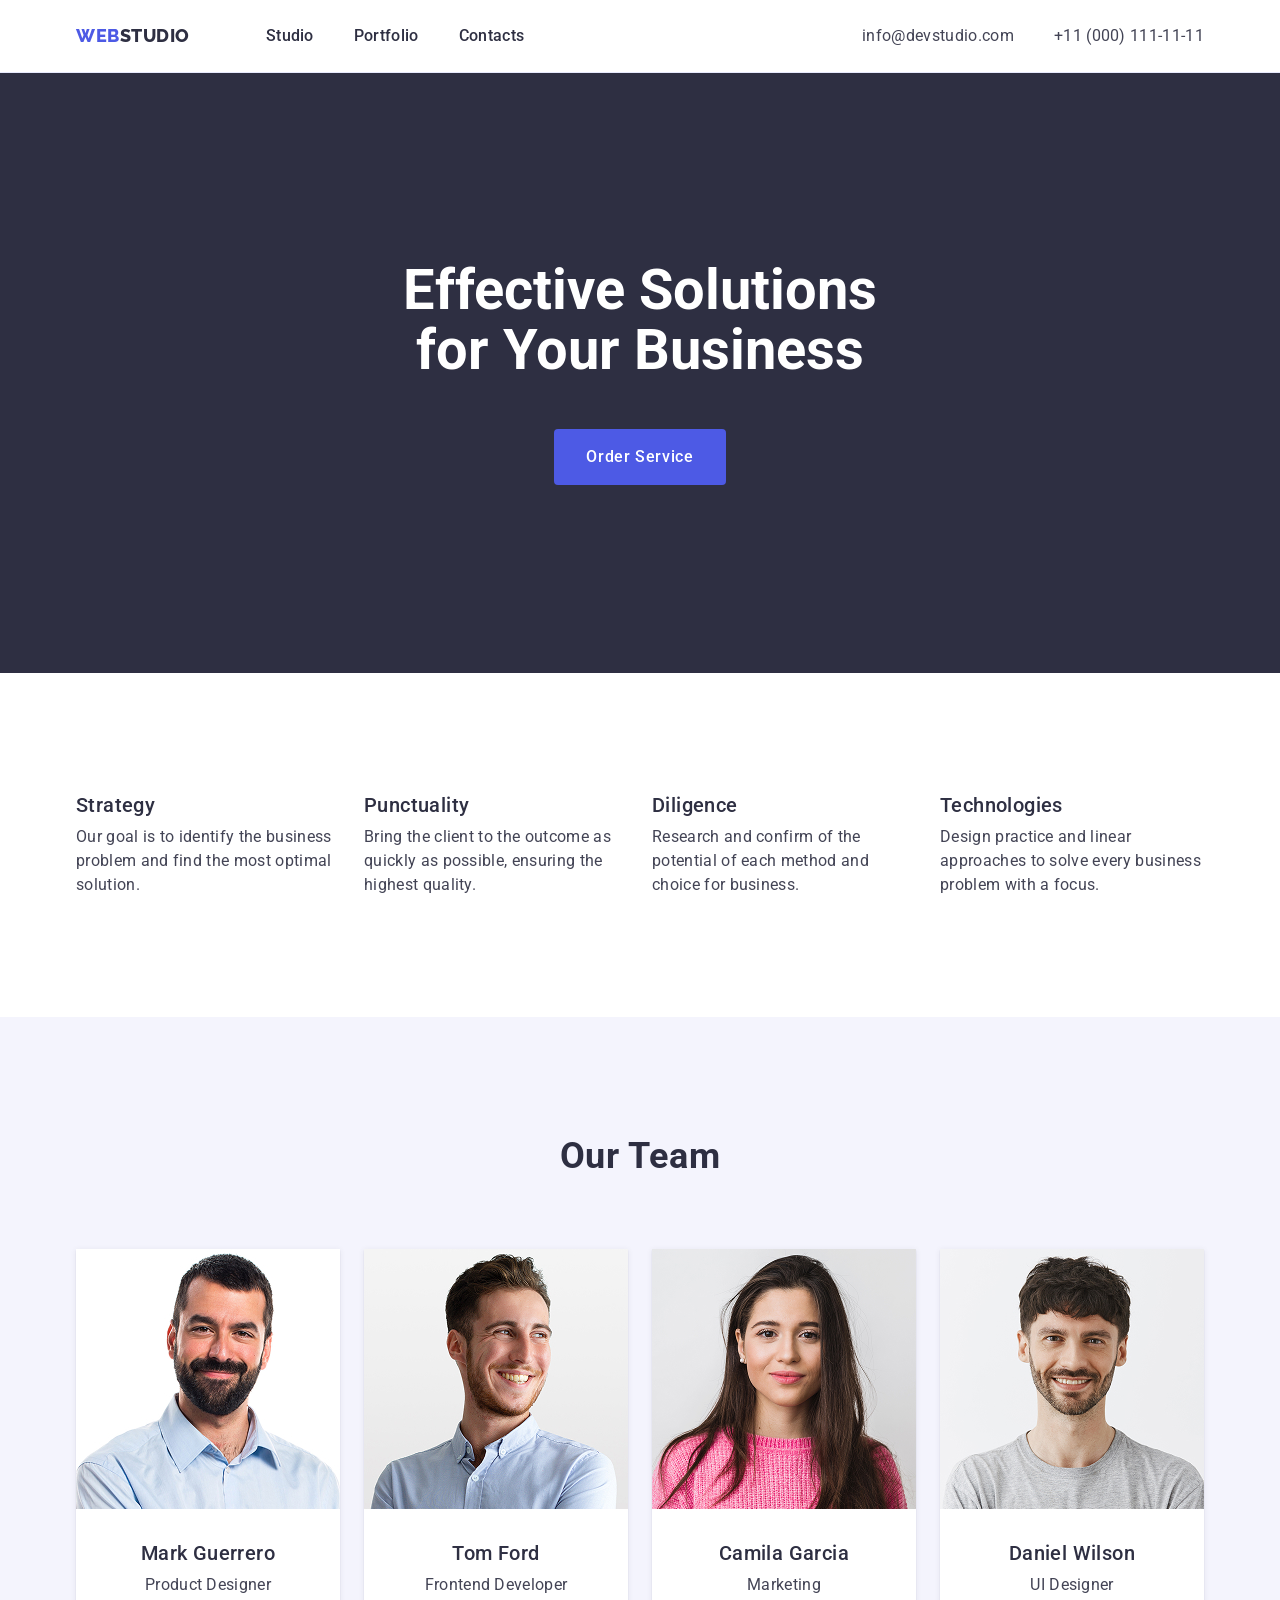
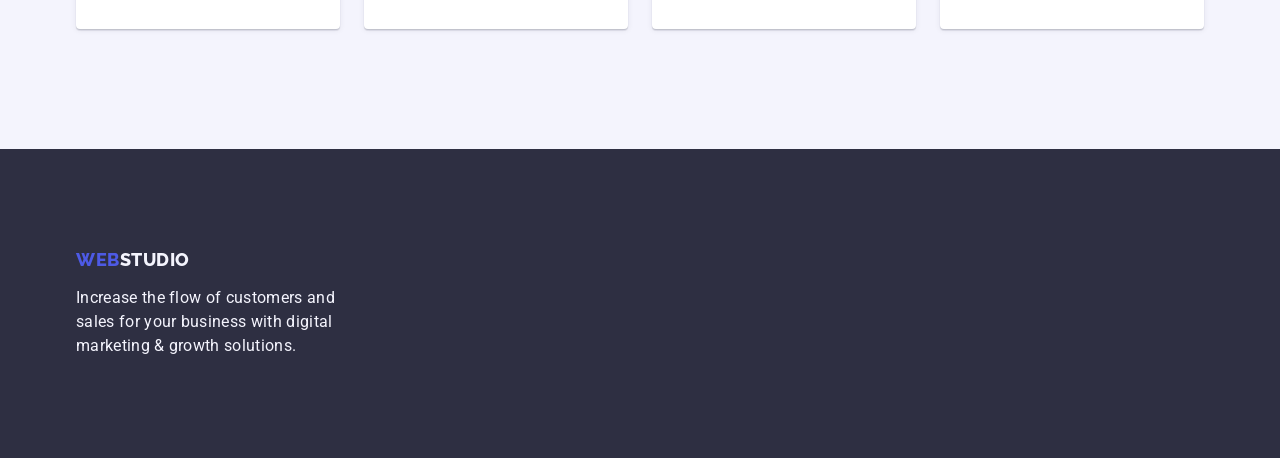
<file: index.html>
<!doctype html>
<html lang="en">
  <head>
    <meta charset="UTF-8" />
    <meta name="viewport" content="width=device-width, initial-scale=1.0" />
    <title>WebStudio</title>
    <link
      rel="stylesheet"
      href="https://cdnjs.cloudflare.com/ajax/libs/modern-normalize/2.0.0/modern-normalize.min.css"
    />
    <link rel="preconnect" href="https://fonts.googleapis.com" />
    <link rel="preconnect" href="https://fonts.gstatic.com" crossorigin />
    <link
      href="https://fonts.googleapis.com/css2?family=Raleway:wght@800&family=Roboto:wght@400;500;700&display=swap"
      rel="stylesheet"
    />
    <link rel="stylesheet" href="./css/styles.css" />
  </head>

  <body>
    <header class="page-header">
      <div class="container header-container">
        <nav class="page-navigation">
          <a href="./index.html" class="logo"
            >Web<span class="logo-studio">Studio</span></a
          >
          <ul class="nav-list">
            <li><a href="./index.html" class="nav-link">Studio</a></li>
            <li><a href="./portfolio.html" class="nav-link">Portfolio</a></li>
            <li><a href="" class="nav-link">Contacts</a></li>
          </ul>
        </nav>
        <address class="contacts">
          <ul class="contacts-list">
            <li>
              <a href="mailto:info@devstudio.com" class="contact-link"
                >info@devstudio.com</a
              >
            </li>
            <li>
              <a href="tel:+110001111111" class="contact-link"
                >+11 (000) 111-11-11</a
              >
            </li>
          </ul>
        </address>
      </div>
    </header>

    <main>
      <section class="hero">
        <div class="container">
          <h1 class="hero-title">Effective Solutions for Your Business</h1>
          <button type="button" class="hero-button">Order Service</button>
        </div>
      </section>

      <section class="section">
        <div class="container">
          <h2 class="visually-hidden">Features</h2>
          <ul class="features-list">
            <li class="features-item">
              <h3 class="features-subtitle">Strategy</h3>
              <p class="features-text">
                Our goal is to identify the business problem and find the most
                optimal solution.
              </p>
            </li>
            <li class="features-item">
              <h3 class="features-subtitle">Punctuality</h3>
              <p class="features-text">
                Bring the client to the outcome as quickly as possible, ensuring
                the highest quality.
              </p>
            </li>
            <li class="features-item">
              <h3 class="features-subtitle">Diligence</h3>
              <p class="features-text">
                Research and confirm of the potential of each method and choice
                for business.
              </p>
            </li>
            <li class="features-item">
              <h3 class="features-subtitle">Technologies</h3>
              <p class="features-text">
                Design practice and linear approaches to solve every business
                problem with a focus.
              </p>
            </li>
          </ul>
        </div>
      </section>

      <section class="section team-section">
        <div class="container">
          <h2 class="section-title">Our Team</h2>
          <ul class="team-list">
            <li class="team-item">
              <img
                src="./images/mark-guerrero.jpg"
                alt="Mark Guerrero"
                width="264"
                height="260"
              />
              <div class="team-card-content">
                <h3 class="team-name">Mark Guerrero</h3>
                <p class="team-position">Product Designer</p>
              </div>
            </li>
            <li class="team-item">
              <img
                src="./images/tom-ford.jpg"
                alt="Tom Ford"
                width="264"
                height="260"
              />
              <div class="team-card-content">
                <h3 class="team-name">Tom Ford</h3>
                <p class="team-position">Frontend Developer</p>
              </div>
            </li>
            <li class="team-item">
              <img
                src="./images/camila-garcia.jpg"
                alt="Camila Garcia"
                width="264"
                height="260"
              />
              <div class="team-card-content">
                <h3 class="team-name">Camila Garcia</h3>
                <p class="team-position">Marketing</p>
              </div>
            </li>
            <li class="team-item">
              <img
                src="./images/daniel-wilson.jpg"
                alt="Daniel Wilson"
                width="264"
                height="260"
              />
              <div class="team-card-content">
                <h3 class="team-name">Daniel Wilson</h3>
                <p class="team-position">UI Designer</p>
              </div>
            </li>
          </ul>
        </div>
      </section>
    </main>

    <footer class="page-footer">
      <div class="container">
        <a href="./index.html" class="logo footer-logo"
          >Web<span class="logo-studio-footer">Studio</span></a
        >
        <p class="footer-text">
          Increase the flow of customers and sales for your business with
          digital marketing & growth solutions.
        </p>
      </div>
    </footer>
  </body>
</html>
</file>
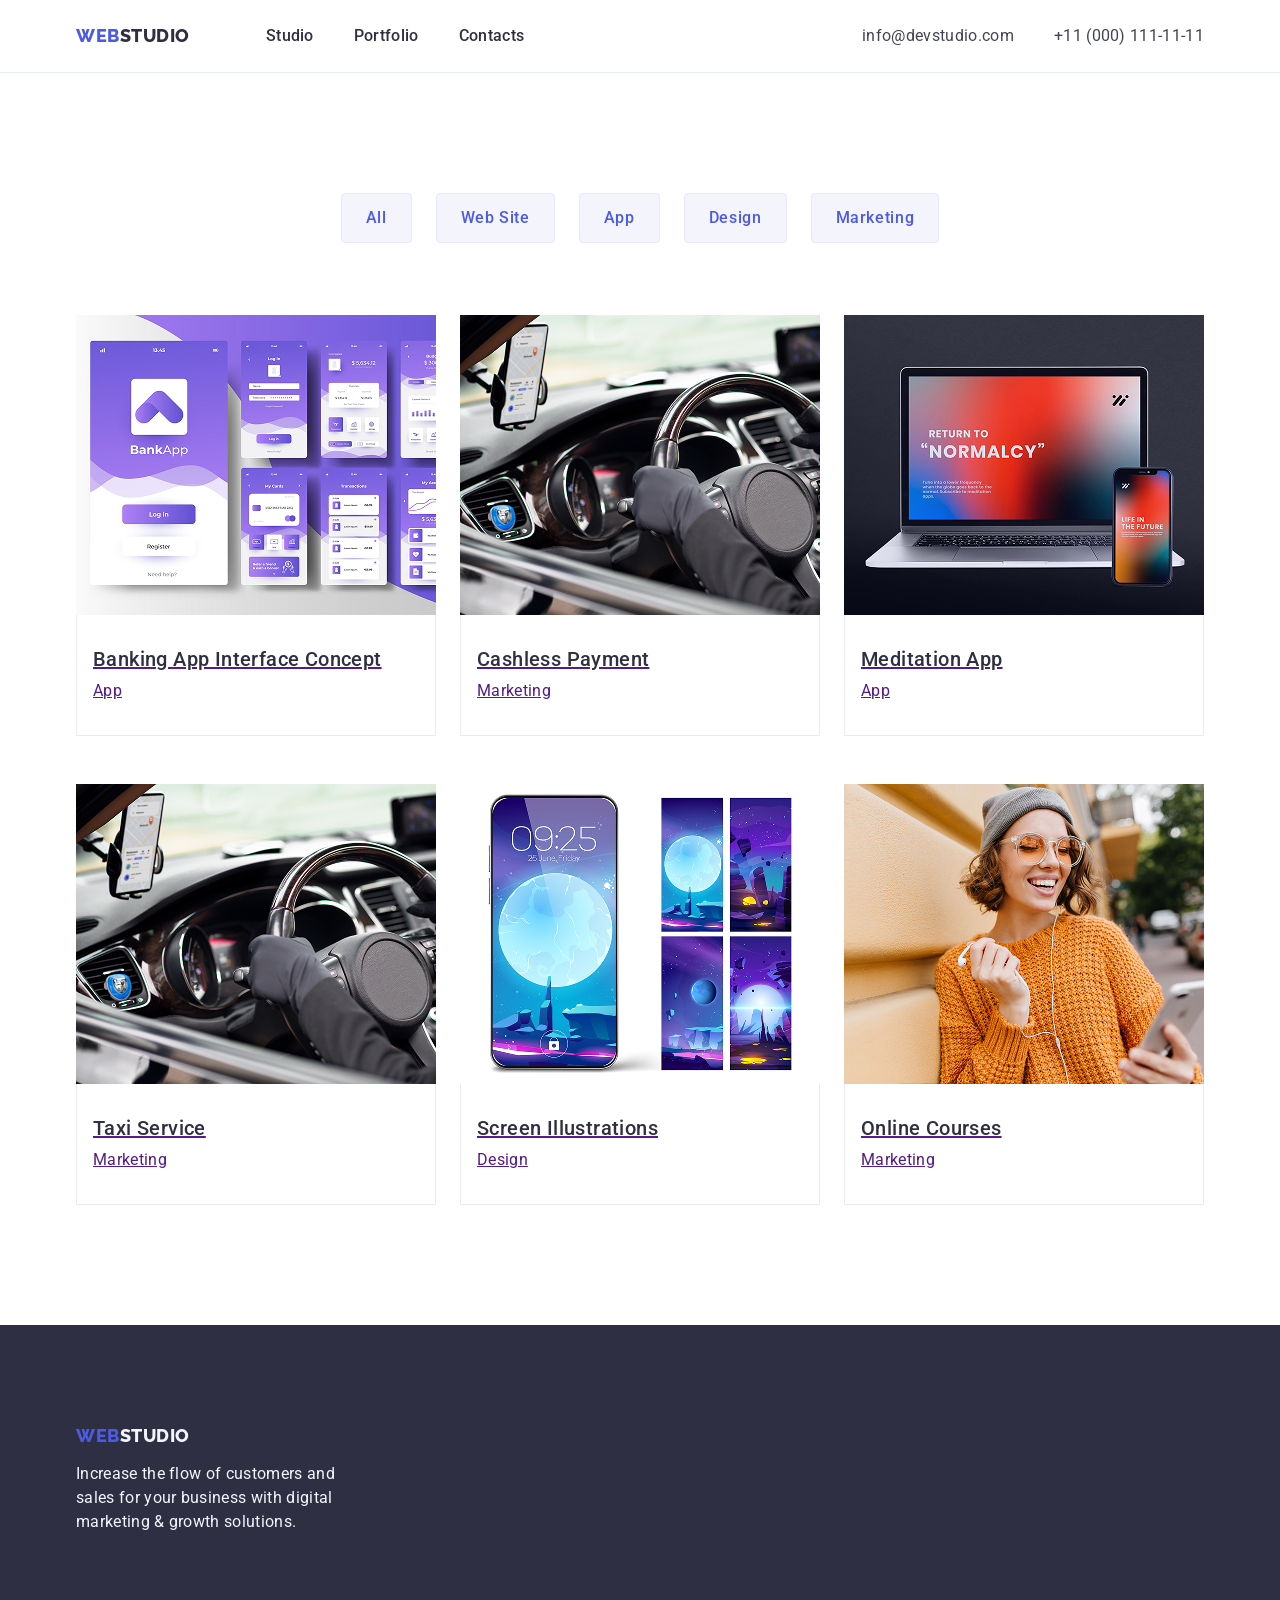
<file: portfolio.html>
<!doctype html>
<html lang="en">
  <head>
    <meta charset="UTF-8" />
    <meta name="viewport" content="width=device-width, initial-scale=1.0" />
    <title>Portfolio</title>
    <link
      rel="stylesheet"
      href="https://cdnjs.cloudflare.com/ajax/libs/modern-normalize/2.0.0/modern-normalize.min.css"
    />
    <link rel="preconnect" href="https://fonts.googleapis.com" />
    <link rel="preconnect" href="https://fonts.gstatic.com" crossorigin />
    <link
      href="https://fonts.googleapis.com/css2?family=Raleway:wght@800&family=Roboto:wght@400;500;700&display=swap"
      rel="stylesheet"
    />
    <link rel="stylesheet" href="./css/styles.css" />
  </head>

  <body>
    <header class="page-header">
      <div class="container header-container">
        <nav class="page-navigation">
          <a href="./index.html" class="logo"
            >Web<span class="logo-studio">Studio</span></a
          >
          <ul class="nav-list">
            <li><a href="./index.html" class="nav-link">Studio</a></li>
            <li><a href="./portfolio.html" class="nav-link">Portfolio</a></li>
            <li><a href="" class="nav-link">Contacts</a></li>
          </ul>
        </nav>
        <address class="contacts">
          <ul class="contacts-list">
            <li>
              <a href="mailto:info@devstudio.com" class="contact-link"
                >info@devstudio.com</a
              >
            </li>
            <li>
              <a href="tel:+110001111111" class="contact-link"
                >+11 (000) 111-11-11</a
              >
            </li>
          </ul>
        </address>
      </div>
    </header>

    <main>
      <section class="section portfolio-section">
        <div class="container">
          <h1 class="visually-hidden">Our Projects</h1>

          <ul class="filter-list">
            <li><button type="button" class="filter-button">All</button></li>
            <li>
              <button type="button" class="filter-button">Web Site</button>
            </li>
            <li><button type="button" class="filter-button">App</button></li>
            <li><button type="button" class="filter-button">Design</button></li>
            <li>
              <button type="button" class="filter-button">Marketing</button>
            </li>
          </ul>

          <ul class="portfolio-list">
            <li class="portfolio-item">
              <a href="" class="portfolio-link">
                <img
                  src="./images/banking-app.jpg"
                  alt="Banking App"
                  width="360"
                  height="300"
                />
                <div class="portfolio-card-content">
                  <h2 class="portfolio-subtitle">
                    Banking App Interface Concept
                  </h2>
                  <p class="portfolio-text">App</p>
                </div>
              </a>
            </li>

            <li class="portfolio-item">
              <a href="" class="portfolio-link">
                <img
                  src="./images/taxi-service.jpg"
                  alt="Cashless Payment"
                  width="360"
                  height="300"
                />
                <div class="portfolio-card-content">
                  <h2 class="portfolio-subtitle">Cashless Payment</h2>
                  <p class="portfolio-text">Marketing</p>
                </div>
              </a>
            </li>

            <li class="portfolio-item">
              <a href="" class="portfolio-link">
                <img
                  src="./images/meditation-app.jpg"
                  alt="Meditation App"
                  width="360"
                  height="300"
                />
                <div class="portfolio-card-content">
                  <h2 class="portfolio-subtitle">Meditation App</h2>
                  <p class="portfolio-text">App</p>
                </div>
              </a>
            </li>

            <li class="portfolio-item">
              <a href="" class="portfolio-link">
                <img
                  src="./images/taxi-service.jpg"
                  alt="Taxi Service"
                  width="360"
                  height="300"
                />
                <div class="portfolio-card-content">
                  <h2 class="portfolio-subtitle">Taxi Service</h2>
                  <p class="portfolio-text">Marketing</p>
                </div>
              </a>
            </li>

            <li class="portfolio-item">
              <a href="" class="portfolio-link">
                <img
                  src="./images/screen-illustrations.jpg"
                  alt="Screen Illustrations"
                  width="360"
                  height="300"
                />
                <div class="portfolio-card-content">
                  <h2 class="portfolio-subtitle">Screen Illustrations</h2>
                  <p class="portfolio-text">Design</p>
                </div>
              </a>
            </li>

            <li class="portfolio-item">
              <a href="" class="portfolio-link">
                <img
                  src="./images/online-courses.jpg"
                  alt="Online Courses"
                  width="360"
                  height="300"
                />
                <div class="portfolio-card-content">
                  <h2 class="portfolio-subtitle">Online Courses</h2>
                  <p class="portfolio-text">Marketing</p>
                </div>
              </a>
            </li>
          </ul>
        </div>
      </section>
    </main>

    <footer class="page-footer">
      <div class="container">
        <a href="./index.html" class="logo footer-logo"
          >Web<span class="logo-studio-footer">Studio</span></a
        >
        <p class="footer-text">
          Increase the flow of customers and sales for your business with
          digital marketing & growth solutions.
        </p>
      </div>
    </footer>
  </body>
</html>
</file>
<file: css/styles.css>
*,
*::before,
*::after {
  box-sizing: border-box;
}

body {
  font-family: "Roboto", sans-serif;
  color: #434455;
  background-color: #ffffff;
  margin: 0;
}

h1,
h2,
h3,
h4,
h5,
h6,
p {
  margin: 0;
}

ul {
  margin: 0;
  padding: 0;
  list-style: none;
}

img {
  display: block;
  max-width: 100%;
  height: auto;
}

.container {
  width: 1158px;
  padding: 0 15px;
  margin: 0 auto;
}

.section {
  padding: 120px 0;
}

.visually-hidden {
  position: absolute;
  width: 1px;
  height: 1px;
  margin: -1px;
  border: 0;
  padding: 0;
  white-space: nowrap;
  clip-path: inset(100%);
  clip: rect(0 0 0 0);
  overflow: hidden;
}

.section-title {
  font-size: 36px;
  line-height: 1.11;
  text-align: center;
  letter-spacing: 0.02em;
  color: #2e2f42;
  margin-bottom: 72px;
}

.page-header {
  border-bottom: 1px solid #e7e9fc;
}

.header-container {
  display: flex;
  align-items: center;
}

.page-navigation {
  display: flex;
  align-items: center;
}

.logo {
  font-family: "Raleway", sans-serif;
  font-weight: 800;
  font-size: 18px;
  line-height: 1.17;
  letter-spacing: 0.03em;
  text-transform: uppercase;
  color: #4d5ae5;
  text-decoration: none;
  margin-right: 76px;
}

.logo-studio {
  color: #2e2f42;
}

.nav-list {
  display: flex;
  gap: 40px;
}

.nav-link {
  display: block;
  padding: 24px 0;
  font-weight: 500;
  font-size: 16px;
  line-height: 1.5;
  letter-spacing: 0.02em;
  color: #2e2f42;
  text-decoration: none;
  transition: color 250ms cubic-bezier(0.4, 0, 0.2, 1);
}

.nav-link:hover,
.nav-link:focus {
  color: #404bbf;
}

.contacts {
  font-style: normal;
  margin-left: auto;
}

.contacts-list {
  display: flex;
  gap: 40px;
}

.contact-link {
  font-size: 16px;
  line-height: 1.5;
  letter-spacing: 0.02em;
  color: #434455;
  text-decoration: none;
  padding: 24px 0;
  display: block;
  transition: color 250ms cubic-bezier(0.4, 0, 0.2, 1);
}

.contact-link:hover,
.contact-link:focus {
  color: #404bbf;
}

.hero {
  background-color: #2e2f42;
  padding: 188px 0;
  text-align: center;
}

.hero-title {
  font-size: 56px;
  line-height: 1.07;
  color: #ffffff;
  max-width: 496px;
  margin: 0 auto 48px;
}

.hero-button {
  background-color: #4d5ae5;
  color: #ffffff;
  font-family: inherit;
  font-weight: 500;
  font-size: 16px;
  line-height: 1.5;
  letter-spacing: 0.04em;
  padding: 16px 32px;
  border-radius: 4px;
  border: none;
  cursor: pointer;
  min-width: 169px;
  transition: background-color 250ms cubic-bezier(0.4, 0, 0.2, 1);
}

.hero-button:hover,
.hero-button:focus {
  background-color: #404bbf;
}

.features-list {
  display: flex;
  gap: 24px;
}

.features-item {
  flex-basis: calc((100% - 72px) / 4);
}

.features-subtitle {
  font-weight: 500;
  font-size: 20px;
  line-height: 1.2;
  letter-spacing: 0.02em;
  color: #2e2f42;
  margin-bottom: 8px;
}

.features-text {
  font-size: 16px;
  line-height: 1.5;
  letter-spacing: 0.02em;
}

.team-section {
  background-color: #f4f4fd;
}

.team-list {
  display: flex;
  gap: 24px;
}

.team-item {
  background-color: #ffffff;
  flex-basis: calc((100% - 72px) / 4);
  box-shadow:
    0px 1px 6px rgba(46, 47, 66, 0.08),
    0px 1px 1px rgba(46, 47, 66, 0.16),
    0px 2px 1px rgba(46, 47, 66, 0.08);
  border-radius: 0 0 4px 4px;
}

.team-card-content {
  padding: 32px 0;
  text-align: center;
}

.team-name {
  font-weight: 500;
  font-size: 20px;
  line-height: 1.2;
  letter-spacing: 0.02em;
  color: #2e2f42;
  margin-bottom: 8px;
}

.team-position {
  font-size: 16px;
  line-height: 1.5;
  letter-spacing: 0.02em;
}

.filter-list {
  display: flex;
  justify-content: center;
  gap: 24px;
  margin-bottom: 72px;
}

.filter-button {
  background-color: #f4f4fd;
  color: #4d5ae5;
  font-family: inherit;
  font-weight: 500;
  font-size: 16px;
  line-height: 1.5;
  letter-spacing: 0.04em;
  border: 1px solid #e7e9fc;
  padding: 12px 24px;
  border-radius: 4px;
  cursor: pointer;
  transition:
    color 250ms cubic-bezier(0.4, 0, 0.2, 1),
    background-color 250ms cubic-bezier(0.4, 0, 0.2, 1),
    border-color 250ms cubic-bezier(0.4, 0, 0.2, 1),
    box-shadow 250ms cubic-bezier(0.4, 0, 0.2, 1);
}

.filter-button:hover,
.filter-button:focus {
  background-color: #404bbf;
  color: #ffffff;
  border: 1px solid transparent;
  box-shadow:
    0px 3px 1px rgba(0, 0, 0, 0.1),
    0px 2px 1px rgba(0, 0, 0, 0.08),
    0px 2px 2px rgba(0, 0, 0, 0.12);
}

.portfolio-list {
  display: flex;
  flex-wrap: wrap;
  column-gap: 24px;
  row-gap: 48px;
}

.portfolio-item {
  flex-basis: calc((100% - 48px) / 3);
  transition: box-shadow 250ms cubic-bezier(0.4, 0, 0.2, 1);
}

.portfolio-item:hover {
  box-shadow:
    0px 1px 6px rgba(46, 47, 66, 0.08),
    0px 1px 1px rgba(46, 47, 66, 0.16),
    0px 2px 1px rgba(46, 47, 66, 0.08);
}

.portfolio-card-content {
  padding: 32px 16px;
  border: 1px solid #e7e9fc;
  border-top: none;
}

.portfolio-subtitle {
  font-weight: 500;
  font-size: 20px;
  line-height: 1.2;
  letter-spacing: 0.02em;
  color: #2e2f42;
  margin-bottom: 8px;
}

.portfolio-text {
  font-size: 16px;
  line-height: 1.5;
  letter-spacing: 0.02em;
}

.page-footer {
  background-color: #2e2f42;
  padding: 100px 0;
}

.footer-logo {
  display: inline-block;
  margin-bottom: 16px;
}

.logo-studio-footer {
  color: #f4f4fd;
}

.footer-text {
  color: #f4f4fd;
  line-height: 1.5;
  letter-spacing: 0.02em;
  max-width: 264px;
}
</file>
